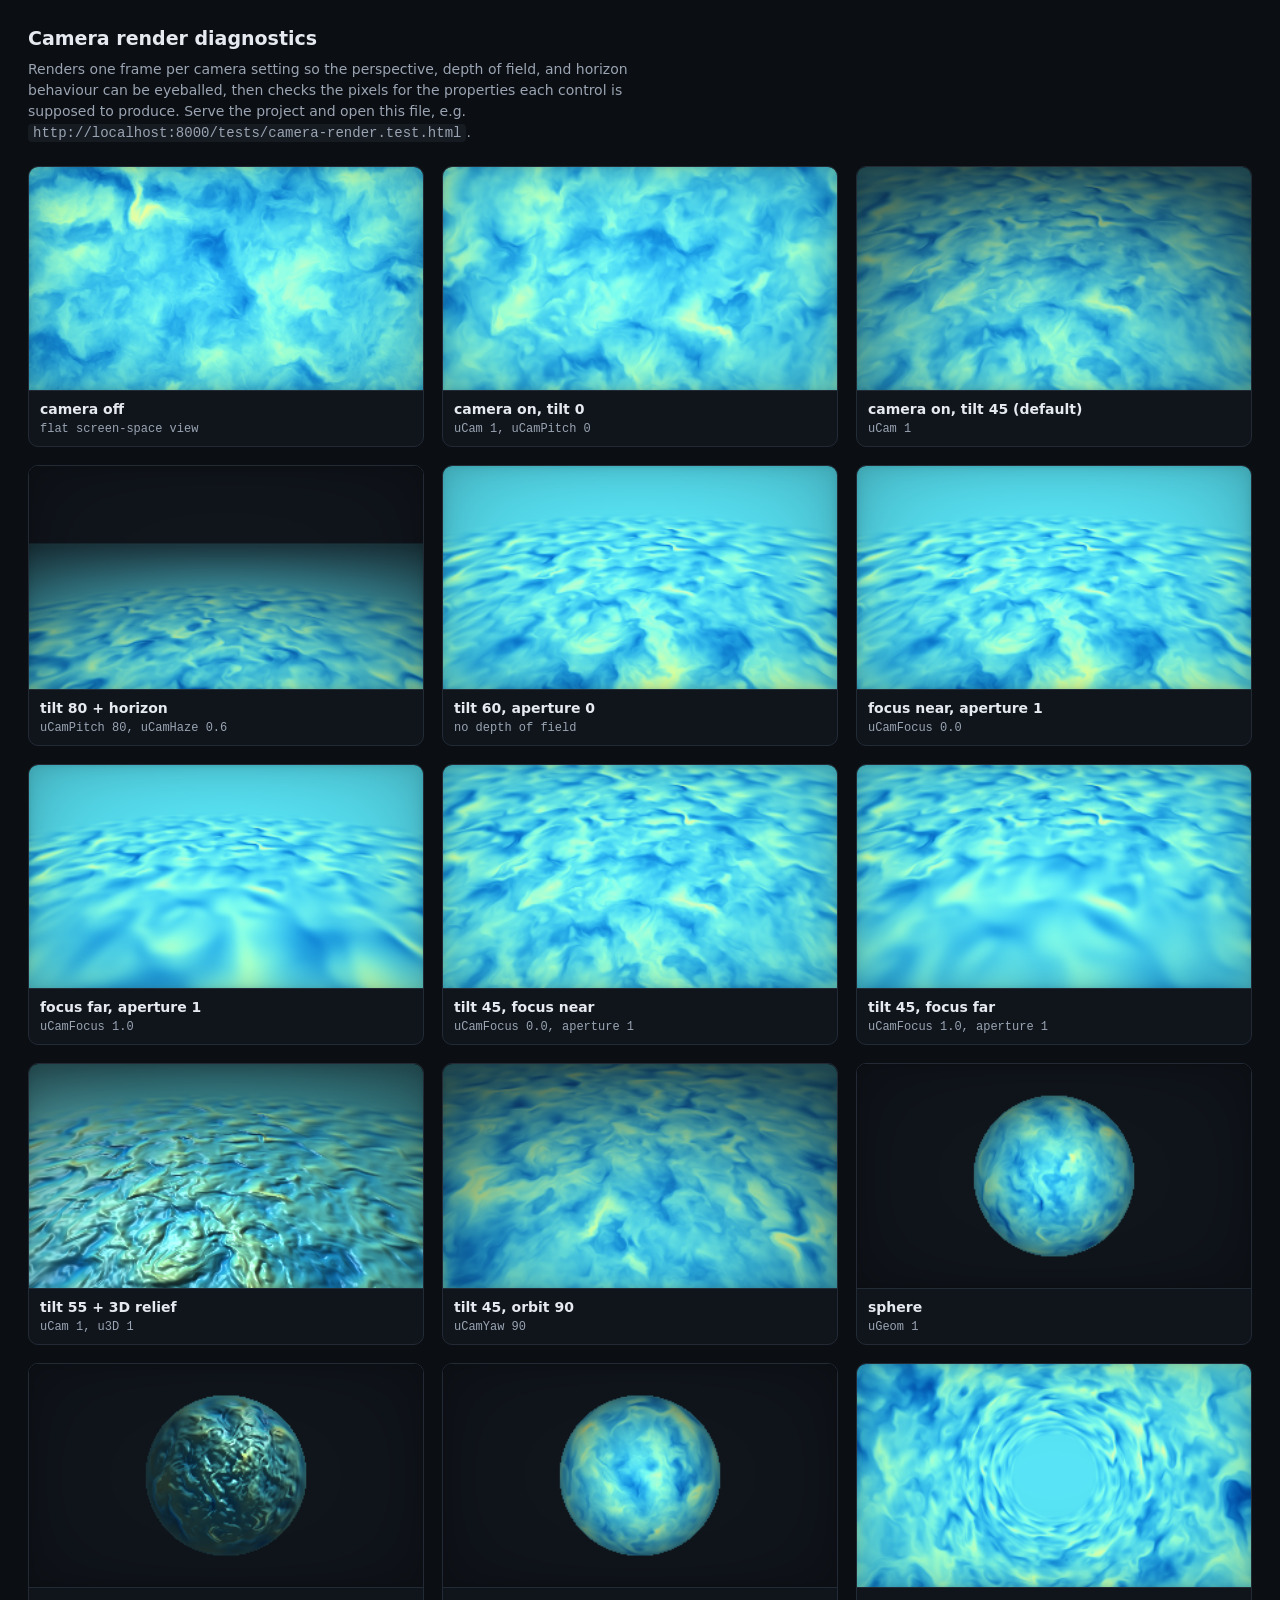
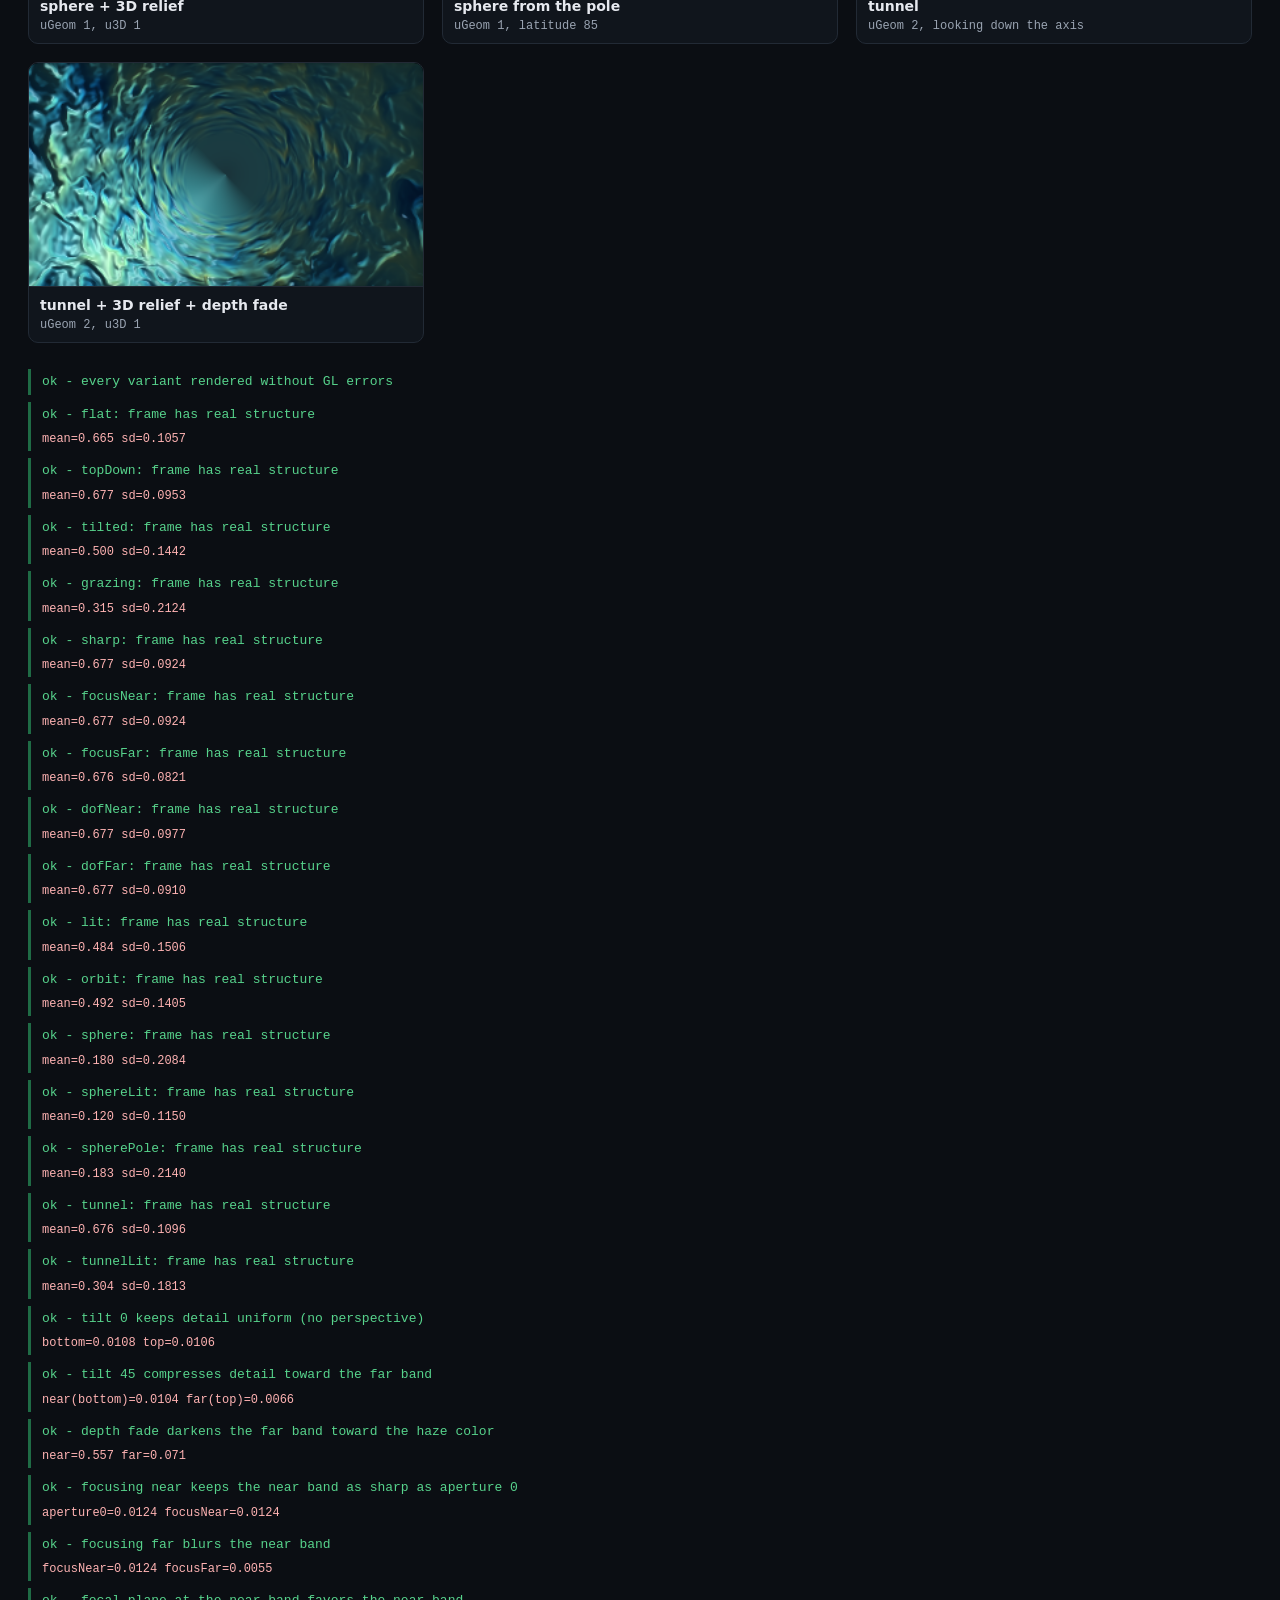
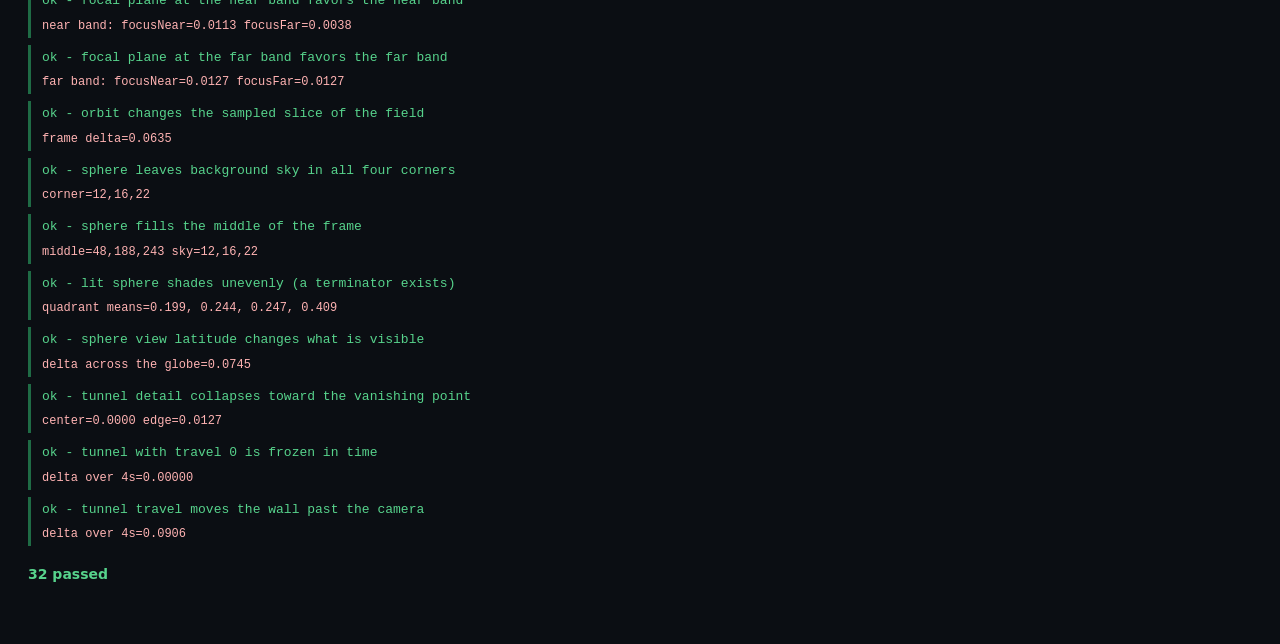
<file: tests/camera-render.test.html>
<!DOCTYPE html>
<html lang="en">
<head>
<meta charset="utf-8" />
<title>Camera render diagnostics</title>
<style>
  :root { color-scheme: dark; }
  body {
    margin: 0; padding: 24px 28px 60px;
    background: #0b0e13; color: #e6e9ef;
    font: 14px/1.5 ui-sans-serif, system-ui, -apple-system, "Segoe UI", sans-serif;
  }
  h1 { font-size: 19px; margin: 0 0 6px; }
  .lead { color: #9aa4b2; margin: 0 0 22px; max-width: 70ch; }
  code { background: #161b22; padding: 1px 5px; border-radius: 4px; }
  .grid { display: grid; gap: 18px; grid-template-columns: repeat(auto-fill, minmax(300px, 1fr)); }
  .shot { background: #10151c; border: 1px solid #222a35; border-radius: 10px; overflow: hidden; }
  .shot canvas { display: block; width: 100%; height: auto; background: #000; }
  .shot .caption { padding: 8px 11px; border-top: 1px solid #222a35; }
  .shot .caption b { font-weight: 600; }
  .shot .caption span { color: #9aa4b2; display: block; font-size: 12px; font-family: ui-monospace, monospace; }
  #checks { margin-top: 26px; }
  .case { border-left: 3px solid #2b3543; padding: 3px 0 3px 11px; margin-bottom: 7px; font-family: ui-monospace, monospace; font-size: 13px; }
  .ok { color: #57d38c; border-color: #1f6b45; }
  .fail { color: #ff6b78; border-color: #7a2530; }
  pre { margin: 6px 0 0; white-space: pre-wrap; color: #ffb3b3; font-size: 12px; }
  #summary { margin-top: 18px; font-weight: 600; }
</style>
</head>
<body>
  <h1>Camera render diagnostics</h1>
  <p class="lead">
    Renders one frame per camera setting so the perspective, depth of field, and
    horizon behaviour can be eyeballed, then checks the pixels for the properties
    each control is supposed to produce. Serve the project and open this file,
    e.g. <code>http://localhost:8000/tests/camera-render.test.html</code>.
  </p>
  <div class="grid" id="grid"></div>
  <div id="checks"></div>
  <div id="summary"></div>

<script src="shader-harness.js"></script>
<script>
"use strict";

const H = window.ShaderHarness;
const gridEl = document.getElementById("grid");
const checksEl = document.getElementById("checks");
const summaryEl = document.getElementById("summary");
let passed = 0;
let failed = 0;

function check(name, cond, detail) {
  const box = document.createElement("div");
  box.className = "case " + (cond ? "ok" : "fail");
  box.textContent = `${cond ? "ok  -" : "FAIL -"} ${name}`;
  if (detail) {
    const pre = document.createElement("pre");
    pre.textContent = detail;
    box.appendChild(pre);
  }
  checksEl.appendChild(box);
  if (cond) passed += 1; else failed += 1;
}

const W = 300;
const HGT = 170;

function shoot(label, note, parts, shader, opts) {
  const card = document.createElement("div");
  card.className = "shot";
  const canvas = document.createElement("canvas");
  canvas.width = W;
  canvas.height = HGT;
  card.appendChild(canvas);
  const cap = document.createElement("div");
  cap.className = "caption";
  cap.innerHTML = `<b>${label}</b><span>${note}</span>`;
  card.appendChild(cap);
  gridEl.appendChild(card);

  const frame = H.renderFrame(parts, shader,
    Object.assign({ time: 8, target: canvas }, opts || {}));
  if (!frame.ok) check(`render ${label}`, false, frame.log);
  return frame;
}

/** Render without adding a thumbnail, for A/B comparisons. */
function renderOnly(parts, shader, opts) {
  return H.renderFrame(parts, shader,
    Object.assign({ time: 8, width: W, height: HGT }, opts || {}));
}

async function run() {
  let sources;
  try {
    sources = await H.loadSources("../app.js");
  } catch (err) {
    check("fetch app.js", false, `${err.message}\nServe the folder over HTTP (file:// blocks fetch).`);
    summaryEl.textContent = "1 failed";
    return;
  }
  const base = sources.shader;
  const parts = sources.parts;
  const V = (pairs) => H.withConsts(base, pairs);

  // Baselines
  const flat = shoot("camera off", "flat screen-space view", parts, base);
  const topDown = shoot("camera on, tilt 0", "uCam 1, uCamPitch 0", parts,
    V({ uCam: "1", uCamPitch: "0.0", uCamHaze: "0.0", uCamAperture: "0.0" }));
  const tilted = shoot("camera on, tilt 45 (default)", "uCam 1", parts, V({ uCam: "1" }));
  const grazing = shoot("tilt 80 + horizon", "uCamPitch 80, uCamHaze 0.6", parts,
    V({ uCam: "1", uCamPitch: "80.0", uCamHaze: "0.6" }));
  const sharp = shoot("tilt 60, aperture 0", "no depth of field", parts,
    V({ uCam: "1", uCamPitch: "60.0", uCamHaze: "0.0", uCamAperture: "0.0" }));
  const focusNear = shoot("focus near, aperture 1", "uCamFocus 0.0", parts,
    V({ uCam: "1", uCamPitch: "60.0", uCamHaze: "0.0", uCamAperture: "1.0", uCamFocus: "0.0", uCamFocusRange: "0.05" }));
  const focusFar = shoot("focus far, aperture 1", "uCamFocus 1.0", parts,
    V({ uCam: "1", uCamPitch: "60.0", uCamHaze: "0.0", uCamAperture: "1.0", uCamFocus: "1.0", uCamFocusRange: "0.05" }));
  const dof = (focus) => V({
    uCam: "1", uCamPitch: "45.0", uCamHaze: "0.0",
    uCamAperture: "1.0", uCamFocus: focus, uCamFocusRange: "0.05",
  });
  const dofNear = shoot("tilt 45, focus near", "uCamFocus 0.0, aperture 1", parts, dof("0.0"));
  const dofFar = shoot("tilt 45, focus far", "uCamFocus 1.0, aperture 1", parts, dof("1.0"));
  const lit = shoot("tilt 55 + 3D relief", "uCam 1, u3D 1", parts,
    V({ uCam: "1", uCamPitch: "55.0", u3D: "1" }));
  const orbit = shoot("tilt 45, orbit 90", "uCamYaw 90", parts,
    V({ uCam: "1", uCamYaw: "90.0" }));

  // Sphere and tunnel geometries
  const sphere = shoot("sphere", "uGeom 1", parts, V({ uCam: "1", uGeom: "1" }));
  const sphereLit = shoot("sphere + 3D relief", "uGeom 1, u3D 1", parts,
    V({ uCam: "1", uGeom: "1", u3D: "1" }));
  const spherePole = shoot("sphere from the pole", "uGeom 1, latitude 85", parts,
    V({ uCam: "1", uGeom: "1", uCamPitch: "85.0" }));
  const tunnel = shoot("tunnel", "uGeom 2, looking down the axis", parts,
    V({ uCam: "1", uGeom: "2", uCamPitch: "0.0", uCamHaze: "0.0", uCamAperture: "0.0" }));
  const tunnelLit = shoot("tunnel + 3D relief + depth fade", "uGeom 2, u3D 1", parts,
    V({ uCam: "1", uGeom: "2", uCamPitch: "0.0", u3D: "1" }));

  const frames = {
    flat, topDown, tilted, grazing, sharp, focusNear, focusFar, dofNear, dofFar, lit, orbit,
    sphere, sphereLit, spherePole, tunnel, tunnelLit,
  };
  const allRendered = Object.keys(frames).every((k) => frames[k].ok);
  check("every variant rendered without GL errors", allRendered);
  if (!allRendered) {
    summaryEl.textContent = `${passed} passed, ${failed} failed`;
    return;
  }

  // A frame that is a single flat color means the shader silently produced nothing.
  for (const key of Object.keys(frames)) {
    const s = H.bandStats(frames[key], 0, 1);
    check(`${key}: frame has real structure`, s.sd > 0.01,
      `mean=${s.mean.toFixed(3)} sd=${s.sd.toFixed(4)}`);
  }

  // Tilt 0 must reduce to the flat view: uniform detail top and bottom.
  const tdLow = H.bandDetail(topDown, 0.0, 0.35);
  const tdHigh = H.bandDetail(topDown, 0.65, 1.0);
  check("tilt 0 keeps detail uniform (no perspective)",
    Math.abs(tdLow - tdHigh) < 0.25 * Math.max(tdLow, tdHigh),
    `bottom=${tdLow.toFixed(4)} top=${tdHigh.toFixed(4)}`);

  // Perspective: the plane recedes upward, so the far band loses detail.
  const tLow = H.bandDetail(tilted, 0.0, 0.35);
  const tHigh = H.bandDetail(tilted, 0.65, 1.0);
  check("tilt 45 compresses detail toward the far band", tHigh < tLow * 0.85,
    `near(bottom)=${tLow.toFixed(4)} far(top)=${tHigh.toFixed(4)}`);

  // Depth fade pulls the far band toward the haze color (dark by default).
  const gLow = H.bandStats(grazing, 0.0, 0.3).mean;
  const gHigh = H.bandStats(grazing, 0.7, 1.0).mean;
  check("depth fade darkens the far band toward the haze color", gHigh < gLow,
    `near=${gLow.toFixed(3)} far=${gHigh.toFixed(3)}`);

  // Focus: blur belongs wherever the focal plane is not.
  const nearBandSharp = H.bandDetail(sharp, 0.0, 0.3);
  const nearBandFocusNear = H.bandDetail(focusNear, 0.0, 0.3);
  const nearBandFocusFar = H.bandDetail(focusFar, 0.0, 0.3);
  check("focusing near keeps the near band as sharp as aperture 0",
    nearBandFocusNear > nearBandSharp * 0.8,
    `aperture0=${nearBandSharp.toFixed(4)} focusNear=${nearBandFocusNear.toFixed(4)}`);
  check("focusing far blurs the near band",
    nearBandFocusFar < nearBandFocusNear * 0.7,
    `focusNear=${nearBandFocusNear.toFixed(4)} focusFar=${nearBandFocusFar.toFixed(4)}`);

  // Moving the focal plane must trade sharpness between the two bands. Tilt 45
  // keeps the far band well above the aliasing floor, so both sides can move.
  const nearOfDofNear = H.bandDetail(dofNear, 0.0, 0.3);
  const nearOfDofFar = H.bandDetail(dofFar, 0.0, 0.3);
  const farOfDofNear = H.bandDetail(dofNear, 0.7, 1.0);
  const farOfDofFar = H.bandDetail(dofFar, 0.7, 1.0);
  check("focal plane at the near band favors the near band",
    nearOfDofNear > nearOfDofFar,
    `near band: focusNear=${nearOfDofNear.toFixed(4)} focusFar=${nearOfDofFar.toFixed(4)}`);
  check("focal plane at the far band favors the far band",
    farOfDofFar > farOfDofNear,
    `far band: focusNear=${farOfDofNear.toFixed(4)} focusFar=${farOfDofFar.toFixed(4)}`);

  // Orbit must actually rotate the sampled plane, not just re-scale it.
  const orbitDelta = H.frameDelta(tilted, orbit);
  check("orbit changes the sampled slice of the field", orbitDelta > 0.01,
    `frame delta=${orbitDelta.toFixed(4)}`);

  // --- Sphere ---
  // The planet should sit in the middle with empty space around it. The haze
  // color doubles as the sky, so corners must match it and the middle must not.
  const haze = H.pixelAt(sphere, 0.02, 0.04);
  const middle = H.pixelAt(sphere, 0.5, 0.5);
  const sameAsHaze = (px) => Math.abs(px[0] - haze[0]) + Math.abs(px[1] - haze[1])
    + Math.abs(px[2] - haze[2]) < 12;
  check("sphere leaves background sky in all four corners",
    sameAsHaze(H.pixelAt(sphere, 0.02, 0.96)) && sameAsHaze(H.pixelAt(sphere, 0.98, 0.04))
      && sameAsHaze(H.pixelAt(sphere, 0.98, 0.96)),
    `corner=${haze.join(",")}`);
  check("sphere fills the middle of the frame", !sameAsHaze(middle),
    `middle=${middle.join(",")} sky=${haze.join(",")}`);

  // Bump-mapped relief has to produce a light/dark gradient across the globe.
  const quadrant = (x0, y0) => H.rectStats(sphereLit,
    { x0, x1: x0 + 0.2, y0, y1: y0 + 0.2 }).mean;
  const quads = [quadrant(0.3, 0.3), quadrant(0.5, 0.3), quadrant(0.3, 0.5), quadrant(0.5, 0.5)];
  const spread = Math.max.apply(null, quads) - Math.min.apply(null, quads);
  check("lit sphere shades unevenly (a terminator exists)", spread > 0.04,
    `quadrant means=${quads.map((q) => q.toFixed(3)).join(", ")}`);

  // Viewing from the pole must show a different slice than the equator view.
  // Measured across the globe itself, since the sky around it never changes.
  const disc = { x0: 0.3, x1: 0.7, y0: 0.3, y1: 0.7 };
  const poleDelta = H.frameDelta(sphere, spherePole, disc);
  check("sphere view latitude changes what is visible", poleDelta > 0.02,
    `delta across the globe=${poleDelta.toFixed(4)}`);

  // --- Tunnel ---
  // Looking down the axis, the wall recedes to a vanishing point in the middle,
  // so detail collapses there while the near wall at the edges stays sharp.
  const tunnelCenter = H.rectDetail(tunnel, { x0: 0.42, x1: 0.58, y0: 0.42, y1: 0.58 });
  const tunnelEdge = H.rectDetail(tunnel, { x0: 0.0, x1: 0.12 });
  check("tunnel detail collapses toward the vanishing point",
    tunnelCenter < tunnelEdge * 0.6,
    `center=${tunnelCenter.toFixed(4)} edge=${tunnelEdge.toFixed(4)}`);

  // Travel is the tunnel's only geometric time input. With the animated domain
  // warp and color cycle switched off, zeroing it must freeze the frame.
  const still = { uCam: "1", uGeom: "2", uCamPitch: "0.0", uWarp: "0.0", uColorCycle: "0.0" };
  const tunnelStill = V(Object.assign({ uGeomMotion: "0.0" }, still));
  const tunnelMoving = V(Object.assign({ uGeomMotion: "1.0" }, still));
  const stillDelta = H.frameDelta(renderOnly(parts, tunnelStill, { time: 8 }),
    renderOnly(parts, tunnelStill, { time: 12 }));
  const movingDelta = H.frameDelta(renderOnly(parts, tunnelMoving, { time: 8 }),
    renderOnly(parts, tunnelMoving, { time: 12 }));
  check("tunnel with travel 0 is frozen in time", stillDelta < 0.001,
    `delta over 4s=${stillDelta.toFixed(5)}`);
  check("tunnel travel moves the wall past the camera", movingDelta > 0.02,
    `delta over 4s=${movingDelta.toFixed(4)}`);

  summaryEl.className = failed ? "fail" : "ok";
  summaryEl.textContent = failed ? `${passed} passed, ${failed} failed` : `${passed} passed`;
}

run();
</script>
</body>
</html>
</file>
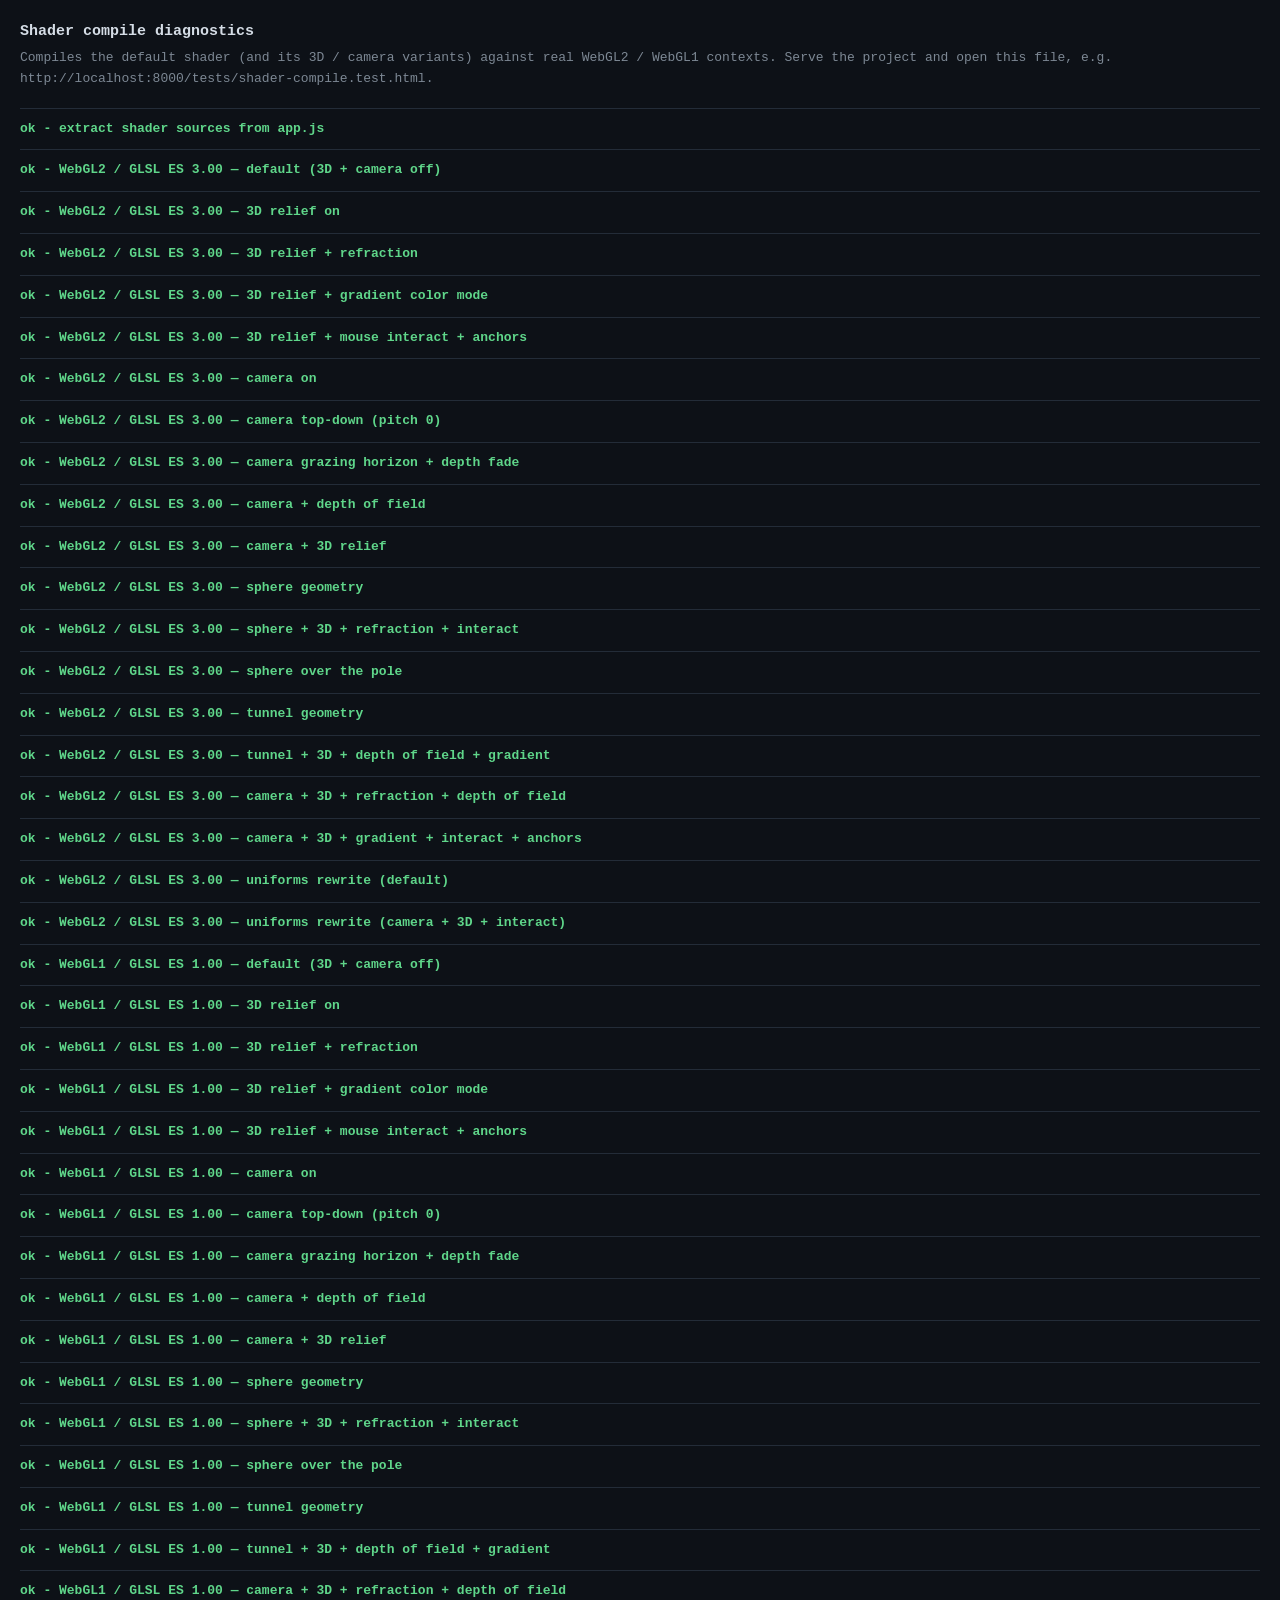
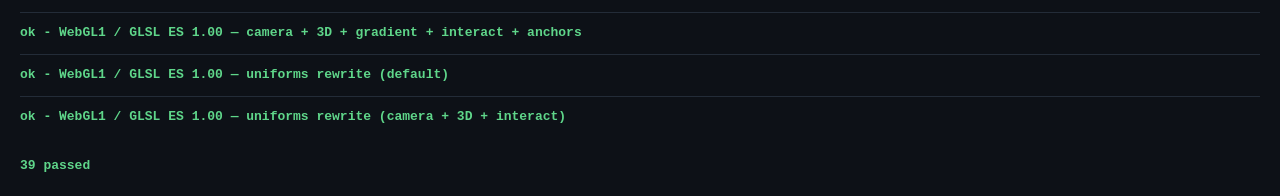
<file: tests/shader-compile.test.html>
<!DOCTYPE html>
<html lang="en">
<head>
<meta charset="UTF-8" />
<meta name="viewport" content="width=device-width, initial-scale=1.0" />
<title>Shader compile diagnostics</title>
<style>
  body {
    margin: 0;
    padding: 20px;
    background: #0d1117;
    color: #d5dde6;
    font-family: "SF Mono", Menlo, Consolas, monospace;
    font-size: 13px;
    line-height: 1.6;
  }
  h1 { font-size: 15px; margin: 0 0 4px; }
  p.lead { color: #7d8894; margin: 0 0 18px; }
  .case { border-top: 1px solid #232c38; padding: 10px 0; }
  .name { font-weight: 600; }
  .ok { color: #5fd68a; }
  .fail { color: #ff5c6c; }
  .skip { color: #7d8894; }
  pre {
    margin: 6px 0 0;
    padding: 8px 10px;
    background: #2a1216;
    color: #ff5c6c;
    border-radius: 6px;
    white-space: pre-wrap;
    overflow-x: auto;
  }
  #summary { margin-top: 18px; font-weight: 600; }
</style>
</head>
<body>
  <h1>Shader compile diagnostics</h1>
  <p class="lead">
    Compiles the default shader (and its 3D / camera variants) against real WebGL2 / WebGL1
    contexts. Serve the project and open this file, e.g.
    <code>http://localhost:8000/tests/shader-compile.test.html</code>.
  </p>
  <div id="results"></div>
  <div id="summary"></div>

<script src="shader-harness.js"></script>
<script>
"use strict";

const resultsEl = document.getElementById("results");
const summaryEl = document.getElementById("summary");
let passed = 0;
let failed = 0;
let skipped = 0;

function report(name, status, detail) {
  const box = document.createElement("div");
  box.className = "case";
  const head = document.createElement("div");
  head.className = "name " + status;
  head.textContent = `${status === "ok" ? "ok  -" : status === "fail" ? "FAIL -" : "skip -"} ${name}`;
  box.appendChild(head);
  if (detail) {
    const pre = document.createElement("pre");
    pre.textContent = detail;
    box.appendChild(pre);
  }
  resultsEl.appendChild(box);
  if (status === "ok") passed += 1;
  else if (status === "fail") failed += 1;
  else skipped += 1;
}

const H = window.ShaderHarness;

function contexts() {
  const canvas = document.createElement("canvas");
  canvas.width = 32;
  canvas.height = 32;
  const out = [];
  const gl2 = canvas.getContext("webgl2", { antialias: false });
  if (gl2) out.push({ label: "WebGL2 / GLSL ES 3.00", gl: gl2, isGL2: true });
  const c1 = document.createElement("canvas");
  const gl1 = c1.getContext("webgl", { antialias: false });
  if (gl1) out.push({ label: "WebGL1 / GLSL ES 1.00", gl: gl1, isGL2: false });
  return out;
}

async function run() {
  let parts;
  let base;
  try {
    const sources = await H.loadSources("../app.js");
    parts = sources.parts;
    base = sources.shader;
  } catch (err) {
    report("extract shader sources from app.js", "fail",
      `${err.message}\nServe the folder over HTTP (file:// blocks fetch).`);
    summaryEl.textContent = "1 failed";
    return;
  }
  report("extract shader sources from app.js", "ok");

  const withConsts = (pairs) => H.withConsts(base, pairs);

  // Each variant flips consts the Controls panel would rewrite.
  const variants = [
    { name: "default (3D + camera off)", shader: base },
    { name: "3D relief on", shader: withConsts({ u3D: "1" }) },
    { name: "3D relief + refraction", shader: withConsts({ u3D: "1", u3DRefract: "0.45" }) },
    { name: "3D relief + gradient color mode", shader: withConsts({ u3D: "1", uColorMode: "1" }) },
    {
      name: "3D relief + mouse interact + anchors",
      shader: withConsts({
        u3D: "1", uMouseInteract: "2", uAnchorCount: "3",
        uA0Mode: "4", uA1Mode: "1", uA2Mode: "5",
      }),
    },
    { name: "camera on", shader: withConsts({ uCam: "1" }) },
    { name: "camera top-down (pitch 0)", shader: withConsts({ uCam: "1", uCamPitch: "0.0" }) },
    {
      name: "camera grazing horizon + depth fade",
      shader: withConsts({ uCam: "1", uCamPitch: "88.0", uCamHaze: "0.9" }),
    },
    {
      name: "camera + depth of field",
      shader: withConsts({ uCam: "1", uCamAperture: "1.0", uCamFocus: "0.8" }),
    },
    { name: "camera + 3D relief", shader: withConsts({ uCam: "1", u3D: "1" }) },
    { name: "sphere geometry", shader: withConsts({ uCam: "1", uGeom: "1" }) },
    {
      name: "sphere + 3D + refraction + interact",
      shader: withConsts({
        uCam: "1", uGeom: "1", u3D: "1", u3DRefract: "0.4",
        uMouseInteract: "2", uAnchorCount: "3", uA0Mode: "4", uA1Mode: "1", uA2Mode: "5",
      }),
    },
    { name: "sphere over the pole", shader: withConsts({ uCam: "1", uGeom: "1", uCamPitch: "88.0" }) },
    { name: "tunnel geometry", shader: withConsts({ uCam: "1", uGeom: "2", uCamPitch: "0.0" }) },
    {
      name: "tunnel + 3D + depth of field + gradient",
      shader: withConsts({
        uCam: "1", uGeom: "2", u3D: "1", uCamAperture: "0.8", uColorMode: "1",
        uGeomMotion: "1.5",
      }),
    },
    {
      name: "camera + 3D + refraction + depth of field",
      shader: withConsts({
        uCam: "1", uCamAperture: "0.8", u3D: "1", u3DRefract: "0.4",
      }),
    },
    {
      name: "camera + 3D + gradient + interact + anchors",
      shader: withConsts({
        uCam: "1", u3D: "1", uColorMode: "1", uMouseInteract: "2",
        uAnchorCount: "3", uA0Mode: "4", uA1Mode: "1", uA2Mode: "5",
      }),
    },
  ];

  const ctxs = contexts();
  if (ctxs.length === 0) {
    report("acquire a WebGL context", "fail", "no WebGL1 or WebGL2 context available");
    summaryEl.textContent = "1 failed";
    return;
  }
  if (!ctxs.some((c) => c.isGL2)) {
    report("WebGL2 context", "skip", "WebGL2 unavailable in this browser; only WebGL1 was tested");
  }

  for (const ctx of ctxs) {
    for (const variant of variants) {
      const res = H.checkProgram(ctx.gl, ctx.isGL2, parts, variant.shader);
      report(`${ctx.label} — ${variant.name}`, res.ok ? "ok" : "fail", res.ok ? "" : res.log);
    }
    const rewritten = [
      { name: "uniforms rewrite (default)", shader: H.rewriteControlsToUniforms(base) },
      {
        name: "uniforms rewrite (camera + 3D + interact)",
        shader: H.rewriteControlsToUniforms(withConsts({
          uCam: "1", u3D: "1", uMouseInteract: "2", uAnchorCount: "3",
        })),
      },
    ];
    for (const variant of rewritten) {
      const res = H.checkProgram(ctx.gl, ctx.isGL2, parts, variant.shader);
      report(`${ctx.label} — ${variant.name}`, res.ok ? "ok" : "fail", res.ok ? "" : res.log);
    }
  }

  const bits = [`${passed} passed`];
  if (failed) bits.push(`${failed} failed`);
  if (skipped) bits.push(`${skipped} skipped`);
  summaryEl.textContent = bits.join(", ");
  summaryEl.className = failed ? "fail" : "ok";
}

run();
</script>
</body>
</html>
</file>
